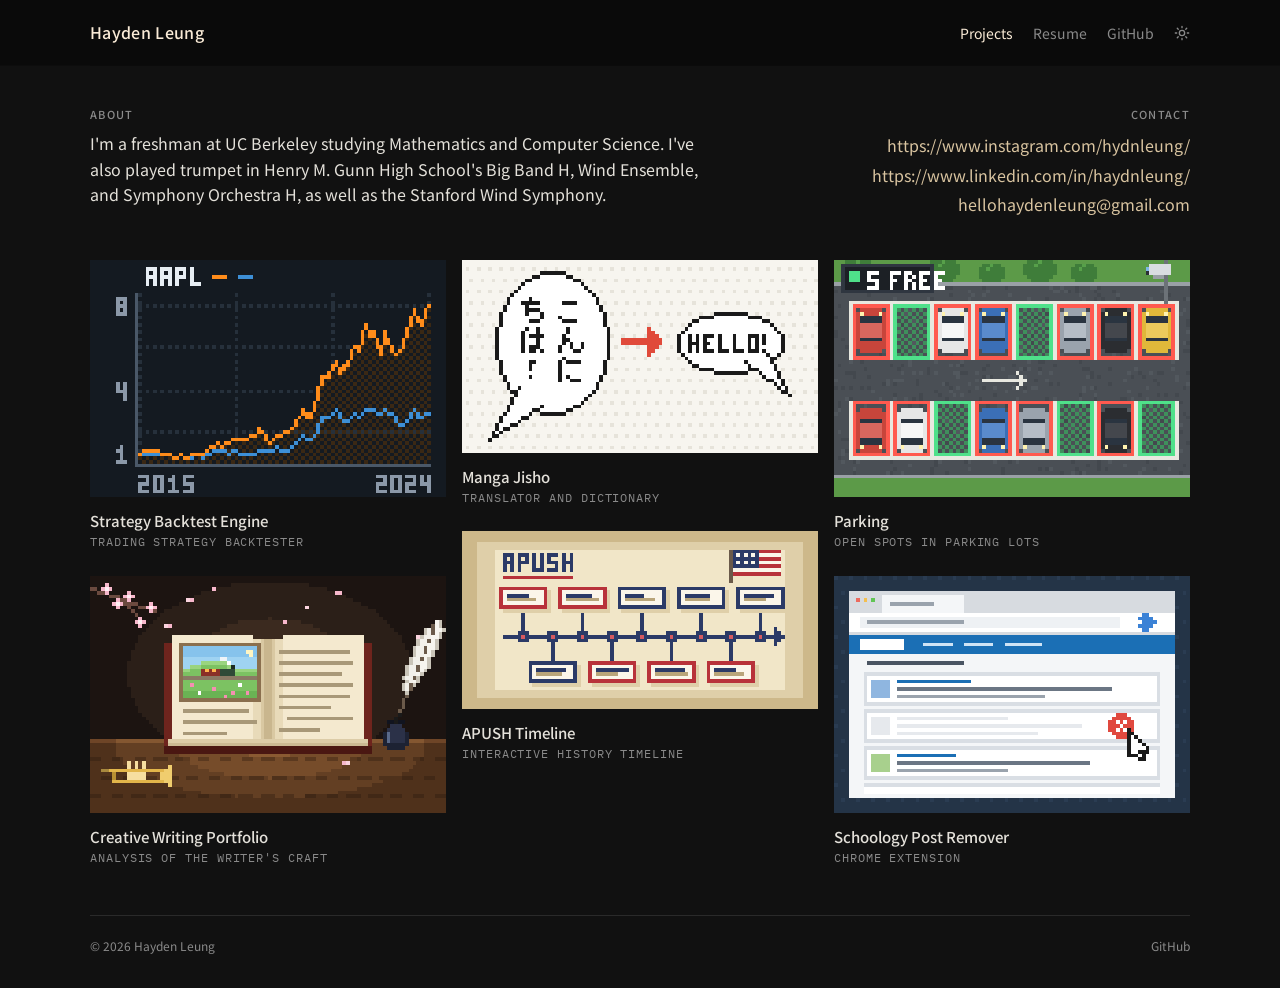
<file: index.html>
<!DOCTYPE html>
<html lang="en">
<head>
    <!-- Google tag (gtag.js) -->
    <script async src="https://www.googletagmanager.com/gtag/js?id=G-VFBNGMJBXG"></script>
    <script>
      window.dataLayer = window.dataLayer || [];
      function gtag(){dataLayer.push(arguments);}
      gtag('js', new Date());

      gtag('config', 'G-VFBNGMJBXG');
    </script>
    <meta charset="UTF-8">
    <meta name="viewport" content="width=device-width, initial-scale=1.0">
    <title>Hayden Leung</title>
    <meta name="title" content="Hayden Leung">
    <meta name="description" content="Hayden Leung, UC Berkeley freshman. Projects, writing, and other things I've built.">
    <link rel="apple-touch-icon" sizes="180x180" href="media/apple-touch-icon.png">
    <link rel="icon" type="image/png" sizes="32x32" href="media/favicon-32x32.png">
    <link rel="icon" type="image/png" sizes="16x16" href="media/favicon-16x16.png">
    <link rel="stylesheet" href="style.css">
    <script src="theme.js"></script>
    <script src="projects.js" defer></script>
</head>
<body>
    <header class="header">
        <a class="header-object header-first" href="./">Hayden Leung</a>
        <nav class="nav">
            <a href="./" aria-current="page">Projects</a>
            <a href="pages/resume">Resume</a>
            <a href="https://github.com/SilentzYo">GitHub</a>
        </nav>
    </header>
    <hr>

    <section class="body">
        <div class="about">
            <h1>About</h1>
            <p class="body-text">I'm a freshman at UC Berkeley studying Mathematics and Computer Science. I've also played trumpet in Henry M. Gunn High School's Big Band H, Wind Ensemble, and Symphony Orchestra H, as well as the Stanford Wind Symphony.</p>
        </div>
        <div class="experiences">
            <h1>Contact</h1>
            <ul class="contact-links body-text">
                <li><a class="text-link" href="https://www.instagram.com/hydnleung/">https://www.instagram.com/hydnleung/</a></li>
                <li><a class="text-link" href="https://www.linkedin.com/in/haydnleung/">https://www.linkedin.com/in/haydnleung/</a></li>
                <li><a class="text-link" href="mailto:hellohaydenleung@gmail.com">hellohaydenleung@gmail.com</a></li>
            </ul>
        </div>
    </section>

    <main class="projects-grid">
        <a class="project" href="pages/backtest">
            <img class="image pixelated" src="media/backtest-cover.png" alt="Pixel art chart of a moving-average crossover strategy versus buy and hold on AAPL">
            <div class="title">
                <h1>Strategy Backtest Engine</h1>
                <h2>Trading Strategy Backtester</h2>
            </div>
        </a>

        <a class="project" href="pages/mangajisho">
            <img class="image pixelated" src="media/mangajisho-cover.png" alt="Pixel art speech bubble reading こんにちは！ translated into a bubble reading HELLO!">
            <div class="title">
                <h1>Manga Jisho</h1>
                <h2>Translator and Dictionary</h2>
            </div>
        </a>

        <a class="project" href="pages/parking">
            <img class="image pixelated" src="media/parking-cover.png" alt="Pixel art parking lot with cars boxed in red and free spots highlighted in green">
            <div class="title">
                <h1>Parking</h1>
                <h2>Open Spots in Parking Lots</h2>
            </div>
        </a>

        <a class="project" href="pages/crwrit">
            <img class="image pixelated" src="media/crwrit-portfolio.png" alt="Pixel art of an open book, a quill in an inkwell, a trumpet, and cherry blossoms">
            <div class="title">
                <h1>Creative Writing Portfolio</h1>
                <h2>Analysis of the Writer's Craft</h2>
            </div>
        </a>

        <a class="project" href="pages/apush">
            <img class="image pixelated" src="media/apush-cover.png" alt="Pixel art timeline of the nine AP U.S. History periods with event cards above and below the line, with an American flag">
            <div class="title">
                <h1>APUSH Timeline</h1>
                <h2>Interactive History Timeline</h2>
            </div>
        </a>

        <a class="project" href="pages/schoology">
            <img class="image pixelated" src="media/schoology-cover.png" alt="Pixel art browser window with a feed where one post is blanked out and being removed">
            <div class="title">
                <h1>Schoology Post Remover</h1>
                <h2>Chrome Extension</h2>
            </div>
        </a>
    </main>

    <footer>
        <div class="footer-object">&copy; 2026 Hayden Leung</div>
        <div class="footer-object footer-links">
            <a href="https://github.com/SilentzYo">GitHub</a>
        </div>
    </footer>
</body>
</html>
</file>
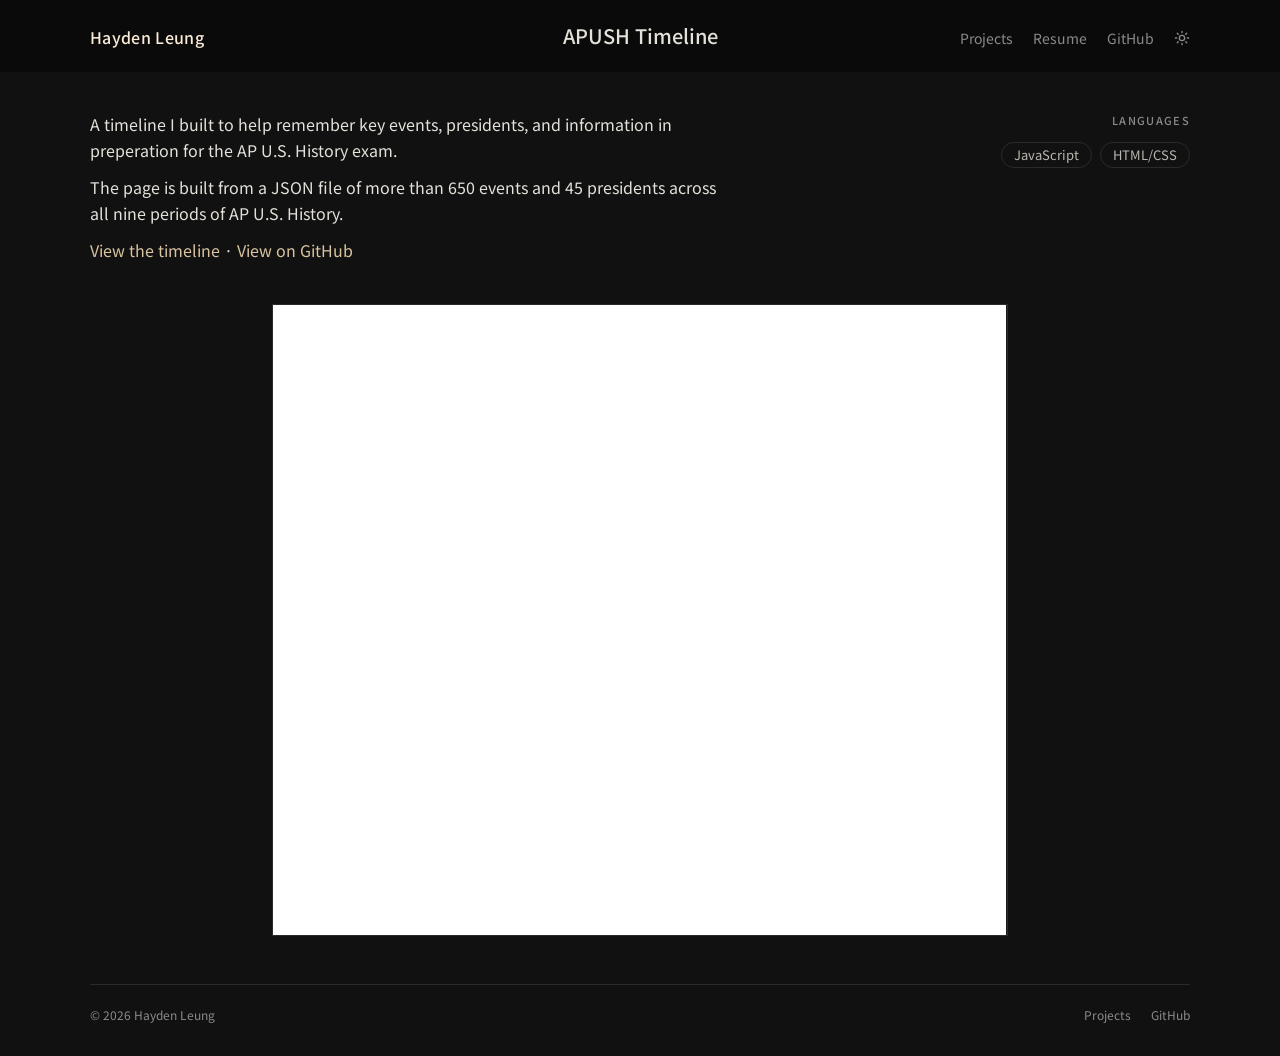
<file: pages/apush.html>
<!DOCTYPE html>
<html lang="en">
<head>
    <!-- Google tag (gtag.js) -->
    <script async src="https://www.googletagmanager.com/gtag/js?id=G-VFBNGMJBXG"></script>
    <script>
      window.dataLayer = window.dataLayer || [];
      function gtag(){dataLayer.push(arguments);}
      gtag('js', new Date());

      gtag('config', 'G-VFBNGMJBXG');
    </script>
    <meta charset="UTF-8">
    <meta name="viewport" content="width=device-width, initial-scale=1.0">
    <title>APUSH Timeline | Hayden Leung</title>
    <meta name="title" content="APUSH Timeline - Interactive History Timeline">
    <meta name="description" content="An interactive timeline for AP U.S. History covering all nine periods, with events grouped under the president in office.">
    <link rel="apple-touch-icon" sizes="180x180" href="../media/apple-touch-icon.png">
    <link rel="icon" type="image/png" sizes="32x32" href="../media/favicon-32x32.png">
    <link rel="icon" type="image/png" sizes="16x16" href="../media/favicon-16x16.png">
    <link rel="stylesheet" href="../style.css">
    <script src="../theme.js"></script>
</head>
<body>
    <header class="header header-centered">
        <a class="header-object header-first" href="../">Hayden Leung</a>
        <h1 class="header-title">APUSH Timeline</h1>
        <nav class="nav">
            <a href="../">Projects</a>
            <a href="resume">Resume</a>
            <a href="https://github.com/SilentzYo">GitHub</a>
        </nav>
    </header>
    <hr>

    <section class="body">
        <div class="about">
            <p class="body-text">A timeline I built to help remember key events, presidents, and information in preperation for the AP U.S. History exam.</p>
            <p class="body-text">The page is built from a JSON file of more than 650 events and 45 presidents across all nine periods of AP U.S. History.</p>
            <p class="body-text"><a class="text-link" href="https://www.haydenleung.dev/APUSH-Timeline/">View the timeline</a> &middot; <a class="text-link" href="https://github.com/SilentzYo/APUSH-Timeline">View on GitHub</a></p>
        </div>
        <div class="experiences project-meta">
            <div>
                <h2 class="section-label">Languages</h2>
                <ul class="tag-list">
                    <li>JavaScript</li>
                    <li>HTML/CSS</li>
                </ul>
            </div>
        </div>
    </section>

    <main class="showcase">
        <iframe class="embed" src="https://www.haydenleung.dev/APUSH-Timeline/" title="APUSH Timeline" loading="lazy"></iframe>
    </main>

    <footer>
        <div class="footer-object">&copy; 2026 Hayden Leung</div>
        <div class="footer-object footer-links">
            <a href="../">Projects</a>
            <a href="https://github.com/SilentzYo">GitHub</a>
        </div>
    </footer>
</body>
</html>
</file>
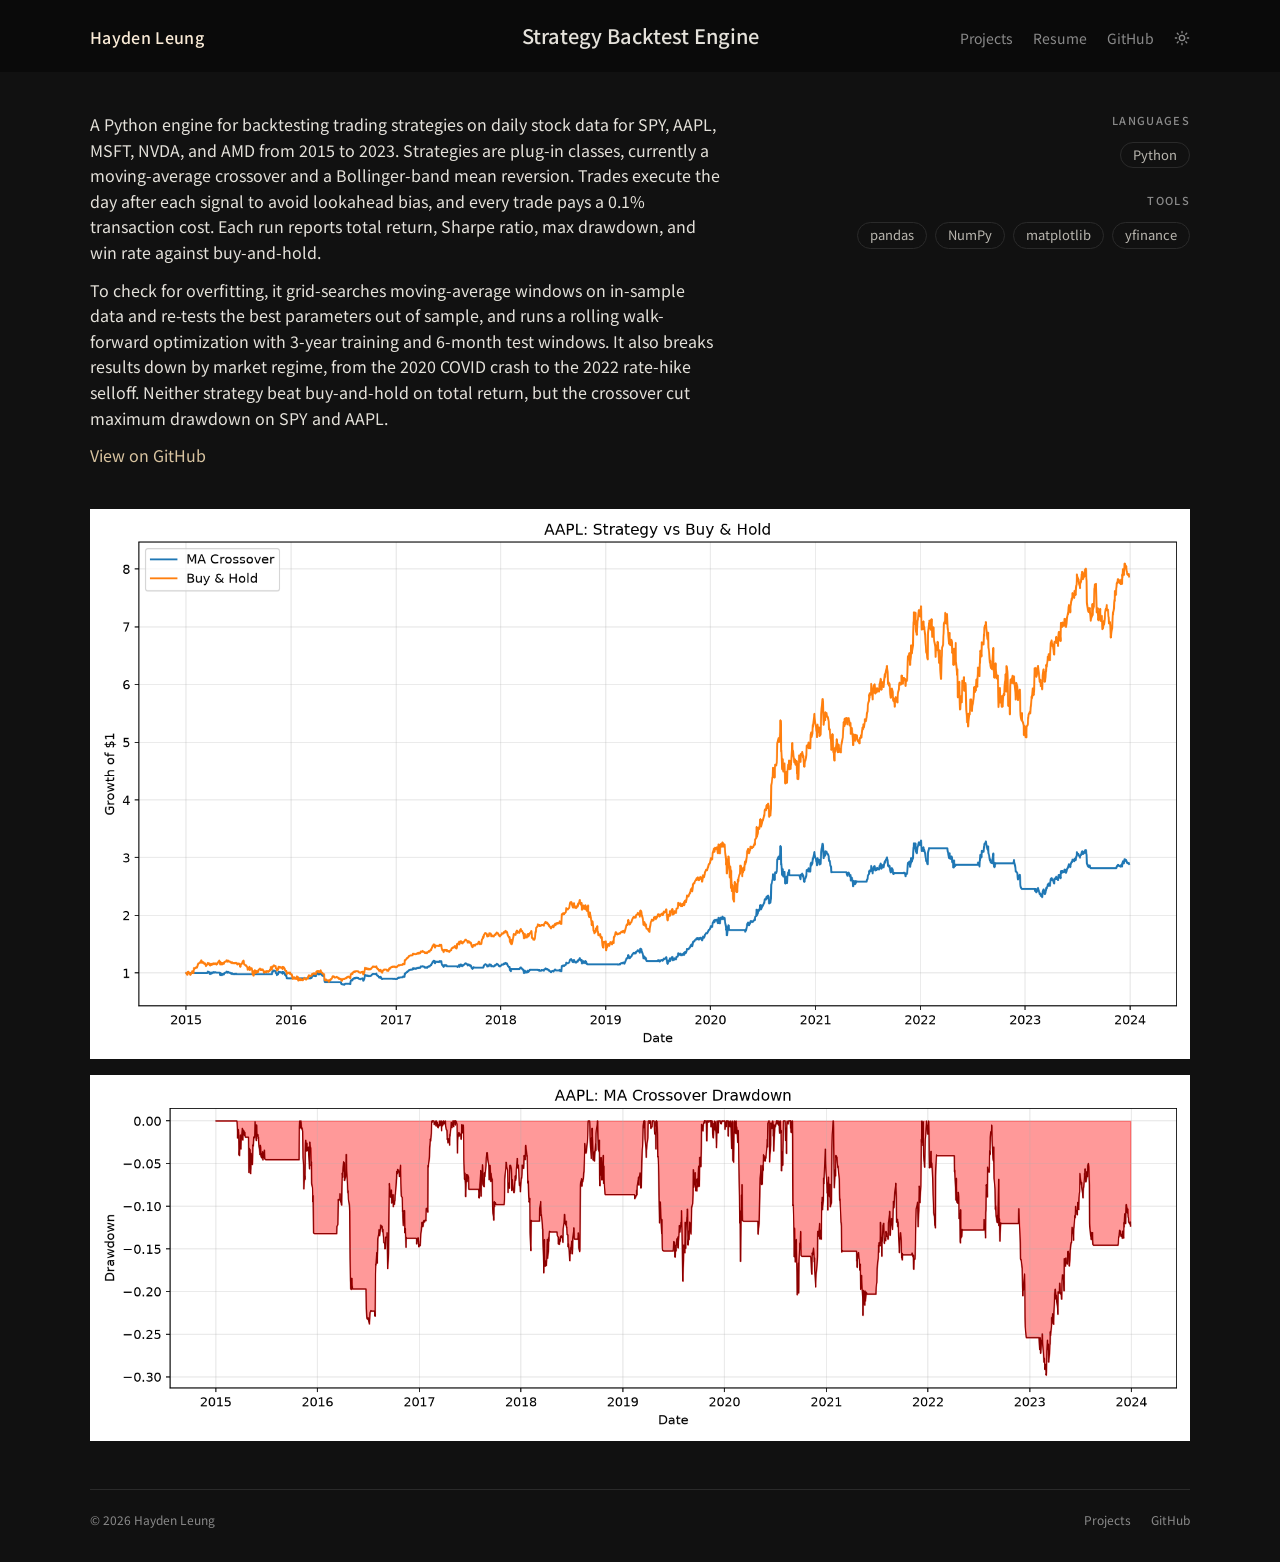
<file: pages/backtest.html>
<!DOCTYPE html>
<html lang="en">
<head>
    <!-- Google tag (gtag.js) -->
    <script async src="https://www.googletagmanager.com/gtag/js?id=G-VFBNGMJBXG"></script>
    <script>
      window.dataLayer = window.dataLayer || [];
      function gtag(){dataLayer.push(arguments);}
      gtag('js', new Date());

      gtag('config', 'G-VFBNGMJBXG');
    </script>
    <meta charset="UTF-8">
    <meta name="viewport" content="width=device-width, initial-scale=1.0">
    <title>Strategy Backtest Engine | Hayden Leung</title>
    <meta name="title" content="Strategy Backtest Engine - Trading Strategy Backtester">
    <meta name="description" content="A Python engine for backtesting trading strategies on daily stock data, with walk-forward optimization and overfitting tests.">
    <link rel="apple-touch-icon" sizes="180x180" href="../media/apple-touch-icon.png">
    <link rel="icon" type="image/png" sizes="32x32" href="../media/favicon-32x32.png">
    <link rel="icon" type="image/png" sizes="16x16" href="../media/favicon-16x16.png">
    <link rel="stylesheet" href="../style.css">
    <script src="../theme.js"></script>
</head>
<body>
    <header class="header header-centered">
        <a class="header-object header-first" href="../">Hayden Leung</a>
        <h1 class="header-title">Strategy Backtest Engine</h1>
        <nav class="nav">
            <a href="../">Projects</a>
            <a href="resume">Resume</a>
            <a href="https://github.com/SilentzYo">GitHub</a>
        </nav>
    </header>
    <hr>

    <section class="body">
        <div class="about">
            <p class="body-text">A Python engine for backtesting trading strategies on daily stock data for SPY, AAPL, MSFT, NVDA, and AMD from 2015 to 2023. Strategies are plug-in classes, currently a moving-average crossover and a Bollinger-band mean reversion. Trades execute the day after each signal to avoid lookahead bias, and every trade pays a 0.1% transaction cost. Each run reports total return, Sharpe ratio, max drawdown, and win rate against buy-and-hold.</p>
            <p class="body-text">To check for overfitting, it grid-searches moving-average windows on in-sample data and re-tests the best parameters out of sample, and runs a rolling walk-forward optimization with 3-year training and 6-month test windows. It also breaks results down by market regime, from the 2020 COVID crash to the 2022 rate-hike selloff. Neither strategy beat buy-and-hold on total return, but the crossover cut maximum drawdown on SPY and AAPL.</p>
            <p class="body-text"><a class="text-link" href="https://github.com/SilentzYo/strategy-backtest-engine">View on GitHub</a></p>
        </div>
        <div class="experiences project-meta">
            <div>
                <h2 class="section-label">Languages</h2>
                <ul class="tag-list">
                    <li>Python</li>
                </ul>
            </div>
            <div>
                <h2 class="section-label">Tools</h2>
                <ul class="tag-list">
                    <li>pandas</li>
                    <li>NumPy</li>
                    <li>matplotlib</li>
                    <li>yfinance</li>
                </ul>
            </div>
        </div>
    </section>

    <main class="showcase">
        <img class="image" src="../media/backtest-equity-curve.png" alt="AAPL equity curve: moving-average crossover versus buy and hold, 2015 to 2024">
        <img class="image" src="../media/backtest-drawdown.png" alt="AAPL drawdown chart for the moving-average crossover strategy">
    </main>

    <footer>
        <div class="footer-object">&copy; 2026 Hayden Leung</div>
        <div class="footer-object footer-links">
            <a href="../">Projects</a>
            <a href="https://github.com/SilentzYo">GitHub</a>
        </div>
    </footer>
</body>
</html>
</file>
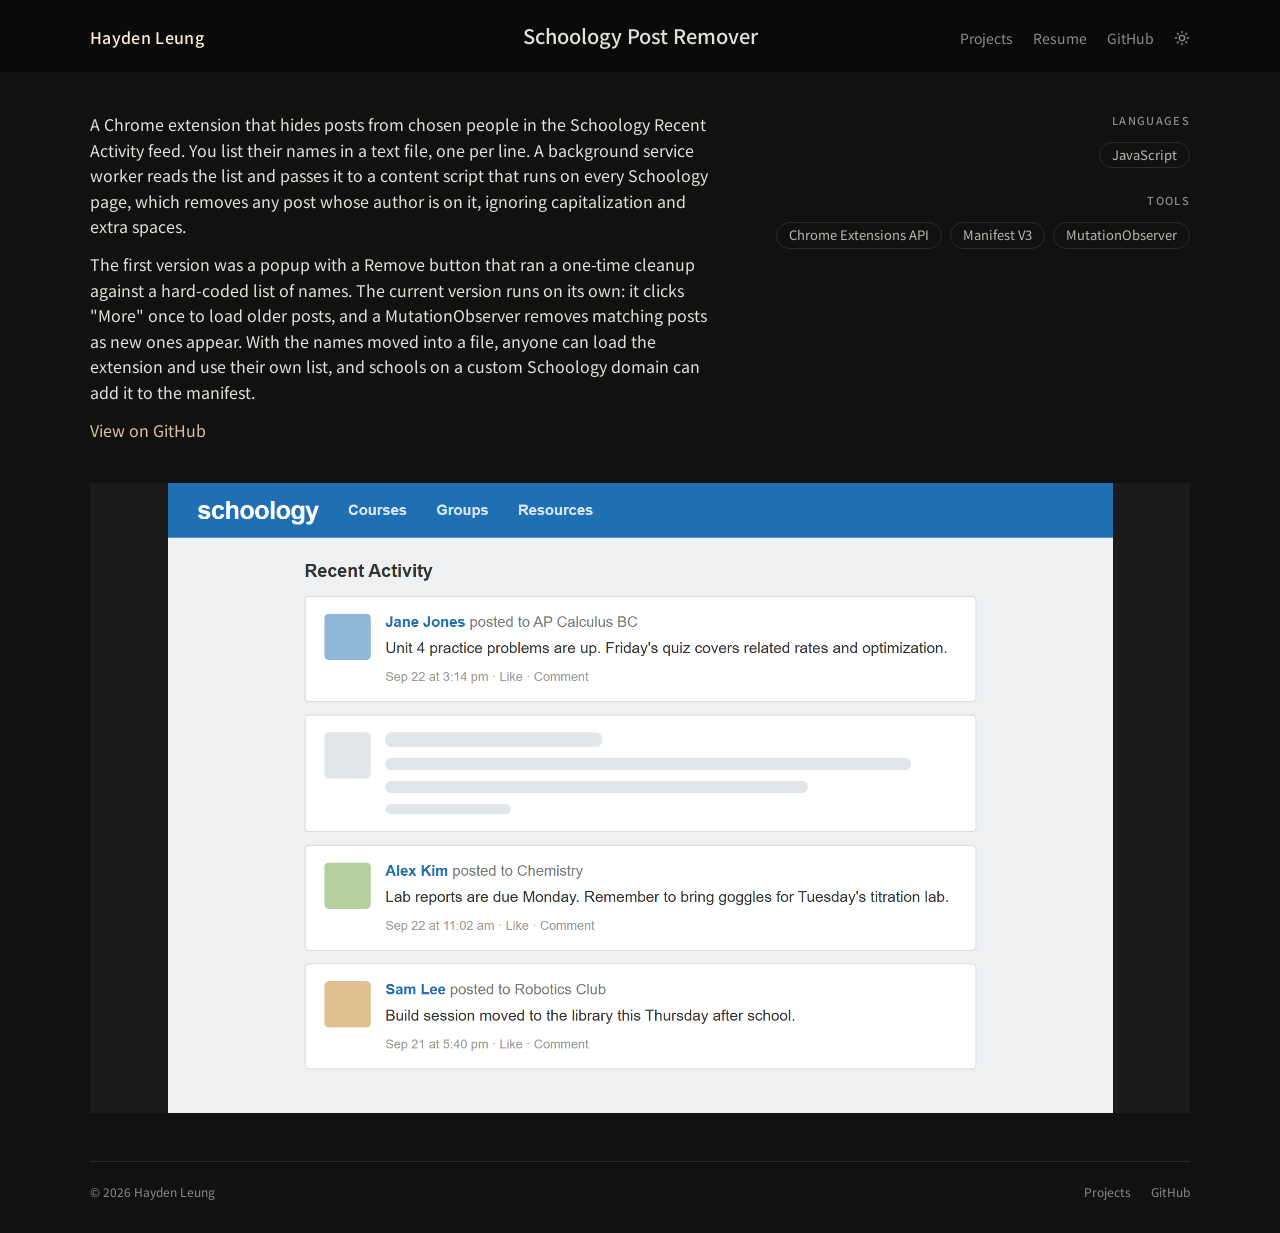
<file: pages/schoology.html>
<!DOCTYPE html>
<html lang="en">
<head>
    <!-- Google tag (gtag.js) -->
    <script async src="https://www.googletagmanager.com/gtag/js?id=G-VFBNGMJBXG"></script>
    <script>
      window.dataLayer = window.dataLayer || [];
      function gtag(){dataLayer.push(arguments);}
      gtag('js', new Date());

      gtag('config', 'G-VFBNGMJBXG');
    </script>
    <meta charset="UTF-8">
    <meta name="viewport" content="width=device-width, initial-scale=1.0">
    <title>Schoology Post Remover | Hayden Leung</title>
    <meta name="title" content="Schoology Post Remover - Chrome Extension">
    <meta name="description" content="A Chrome extension that automatically hides posts from chosen people in the Schoology Recent Activity feed.">
    <link rel="apple-touch-icon" sizes="180x180" href="../media/apple-touch-icon.png">
    <link rel="icon" type="image/png" sizes="32x32" href="../media/favicon-32x32.png">
    <link rel="icon" type="image/png" sizes="16x16" href="../media/favicon-16x16.png">
    <link rel="stylesheet" href="../style.css">
    <script src="../theme.js"></script>
</head>
<body>
    <header class="header header-centered">
        <a class="header-object header-first" href="../">Hayden Leung</a>
        <h1 class="header-title">Schoology Post Remover</h1>
        <nav class="nav">
            <a href="../">Projects</a>
            <a href="resume">Resume</a>
            <a href="https://github.com/SilentzYo">GitHub</a>
        </nav>
    </header>
    <hr>

    <section class="body">
        <div class="about">
            <p class="body-text">A Chrome extension that hides posts from chosen people in the Schoology Recent Activity feed. You list their names in a text file, one per line. A background service worker reads the list and passes it to a content script that runs on every Schoology page, which removes any post whose author is on it, ignoring capitalization and extra spaces.</p>
            <p class="body-text">The first version was a popup with a Remove button that ran a one-time cleanup against a hard-coded list of names. The current version runs on its own: it clicks "More" once to load older posts, and a MutationObserver removes matching posts as new ones appear. With the names moved into a file, anyone can load the extension and use their own list, and schools on a custom Schoology domain can add it to the manifest.</p>
            <p class="body-text"><a class="text-link" href="https://github.com/SilentzYo/Schoology-Post-Remover">View on GitHub</a></p>
        </div>
        <div class="experiences project-meta">
            <div>
                <h2 class="section-label">Languages</h2>
                <ul class="tag-list">
                    <li>JavaScript</li>
                </ul>
            </div>
            <div>
                <h2 class="section-label">Tools</h2>
                <ul class="tag-list">
                    <li>Chrome Extensions API</li>
                    <li>Manifest V3</li>
                    <li>MutationObserver</li>
                </ul>
            </div>
        </div>
    </section>

    <main class="showcase">
        <img class="image" src="../media/schoology-feed.png" alt="Schoology Recent Activity feed with one post blanked out">
    </main>

    <footer>
        <div class="footer-object">&copy; 2026 Hayden Leung</div>
        <div class="footer-object footer-links">
            <a href="../">Projects</a>
            <a href="https://github.com/SilentzYo">GitHub</a>
        </div>
    </footer>
</body>
</html>
</file>
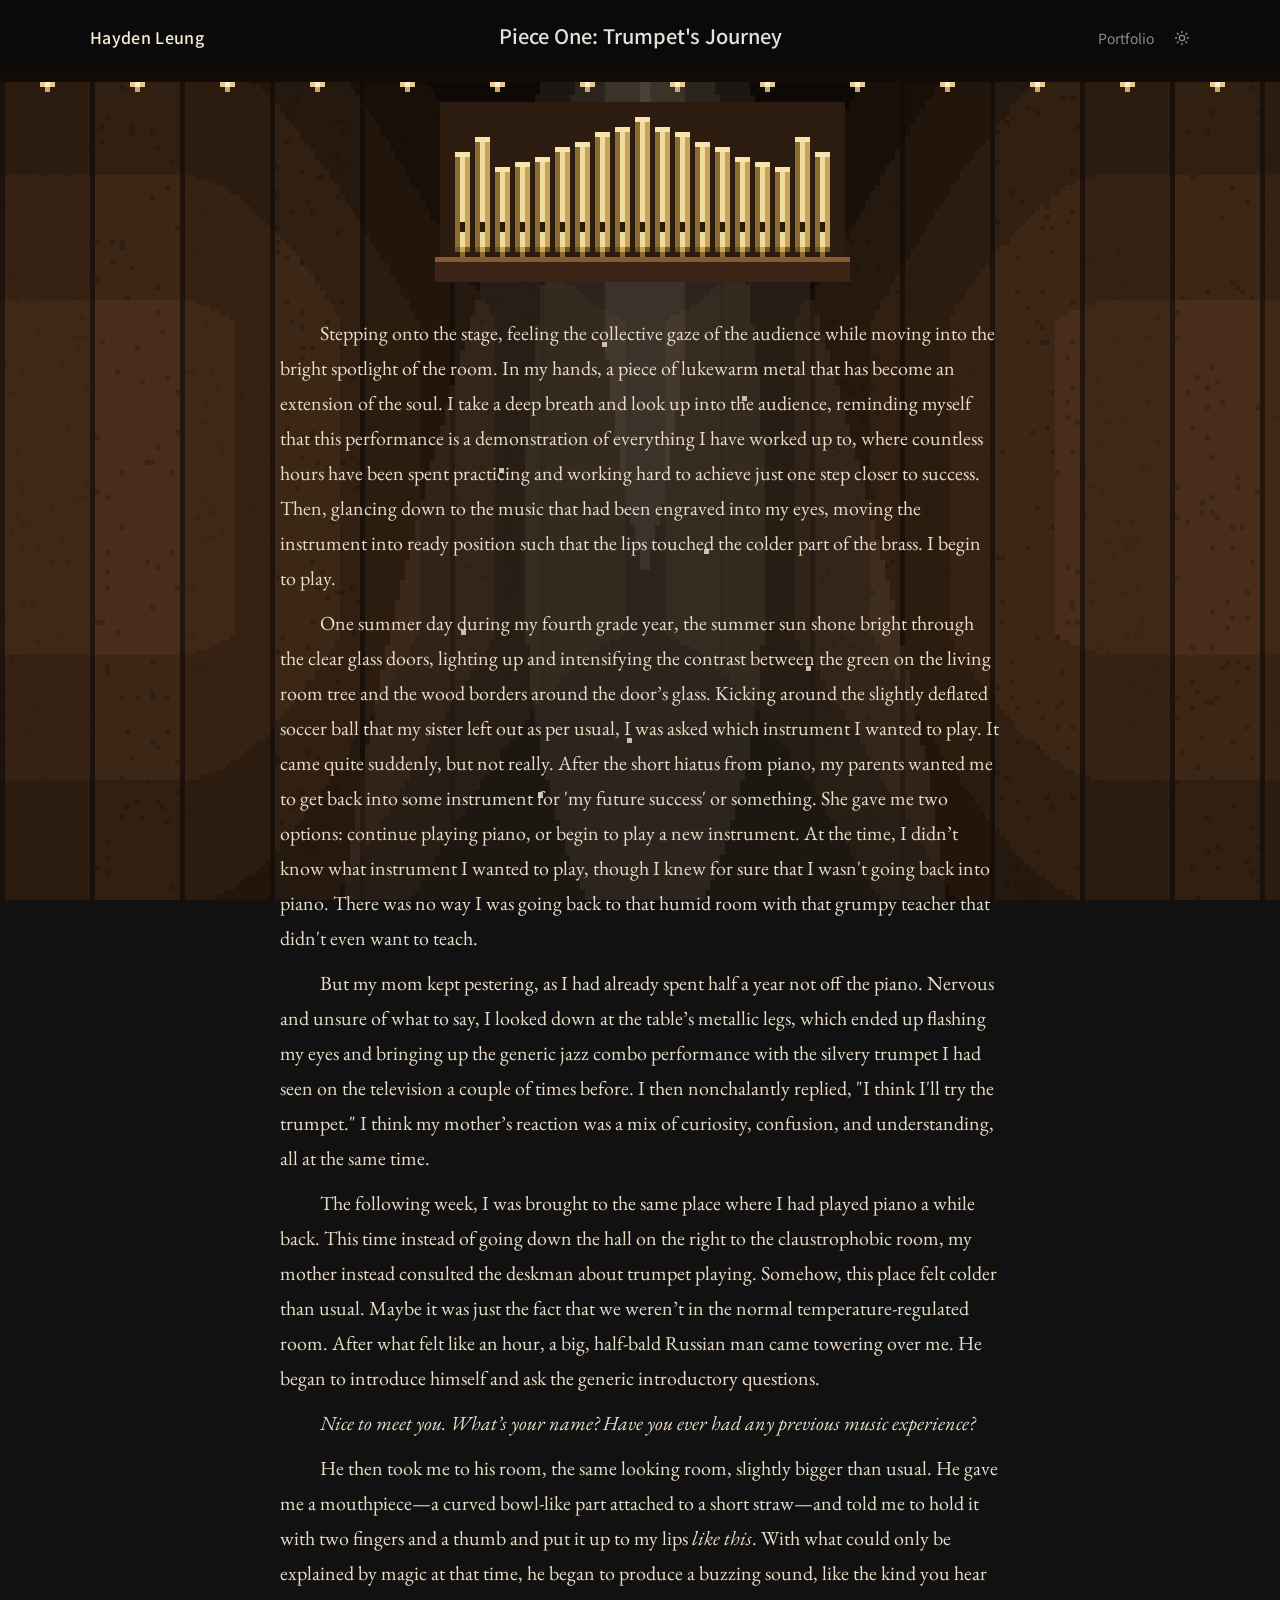
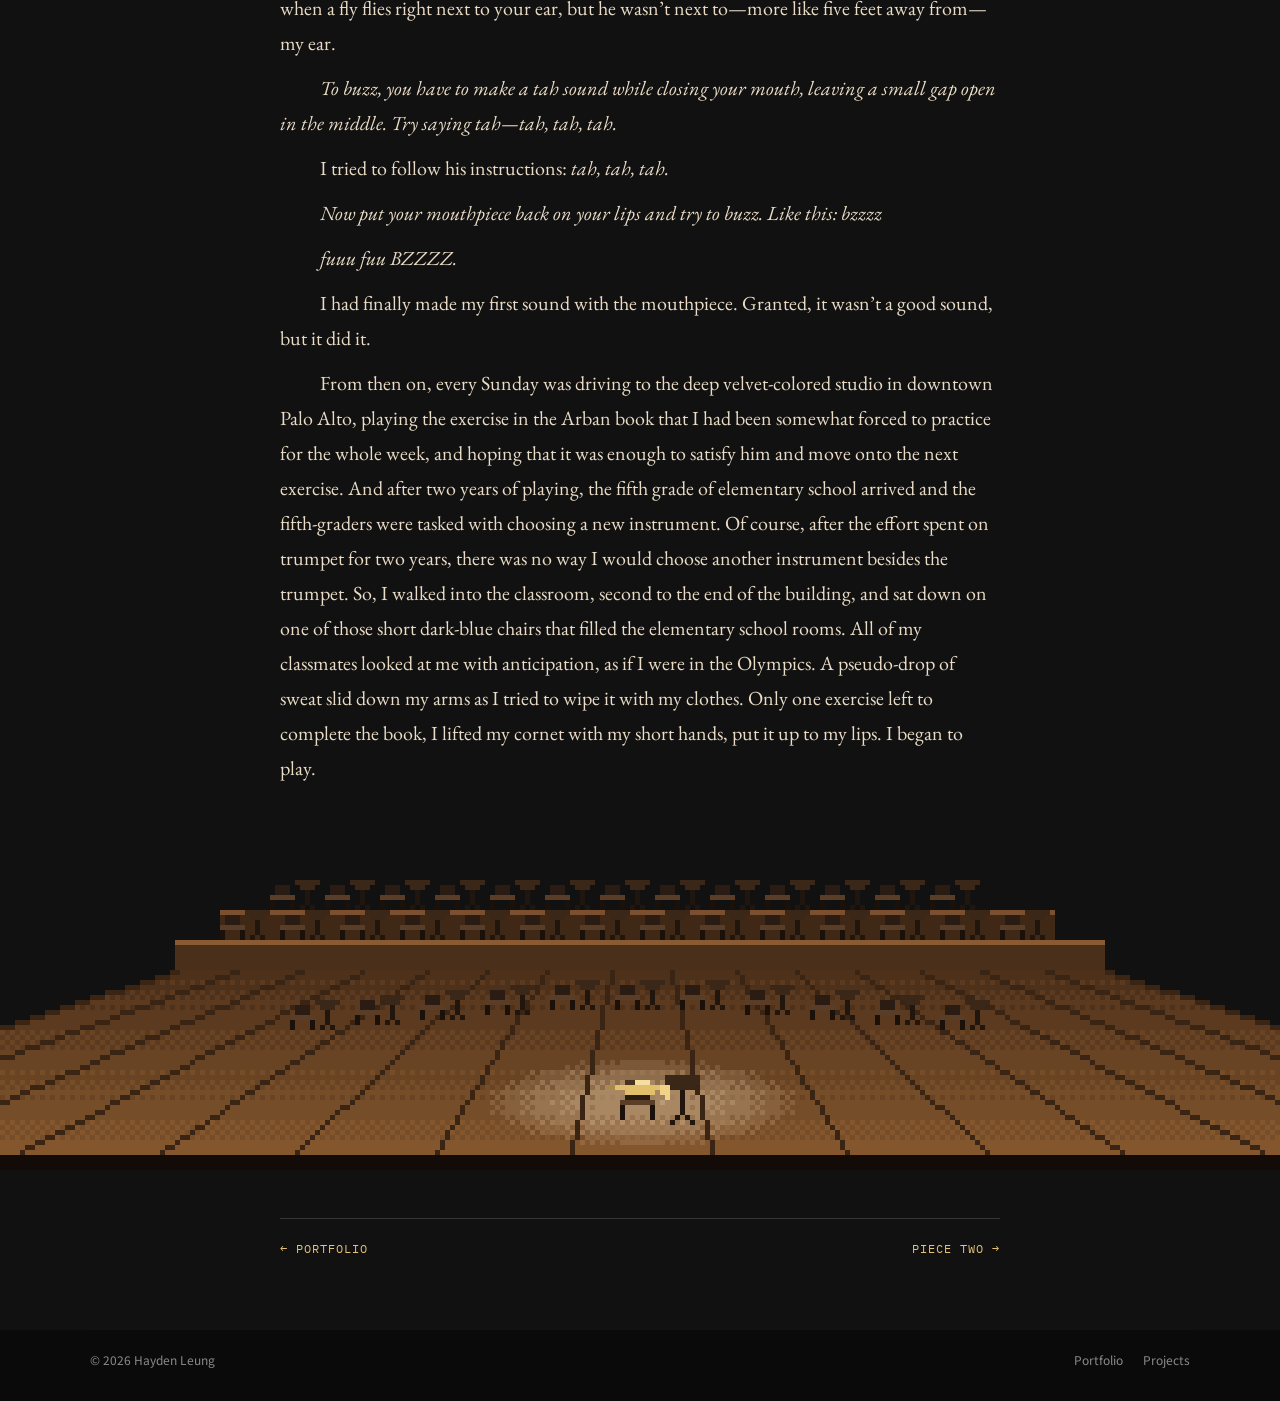
<file: pages/crwrit/pieceone.html>
<!DOCTYPE html>
<html lang="en">
<head>
    <!-- Google tag (gtag.js) -->
    <script async src="https://www.googletagmanager.com/gtag/js?id=G-VFBNGMJBXG"></script>
    <script>
      window.dataLayer = window.dataLayer || [];
      function gtag(){dataLayer.push(arguments);}
      gtag('js', new Date());

      gtag('config', 'G-VFBNGMJBXG');
    </script>
    <meta charset="UTF-8">
    <meta name="viewport" content="width=device-width, initial-scale=1.0">
    <title>Trumpet's Journey | Hayden Leung</title>
    <meta name="title" content="Piece One: Trumpet's Journey">
    <meta name="description" content="First creative piece for Creative Writing class.">
    <link rel="apple-touch-icon" sizes="180x180" href="../../media/apple-touch-icon.png">
    <link rel="icon" type="image/png" sizes="32x32" href="../../media/favicon-32x32.png">
    <link rel="icon" type="image/png" sizes="16x16" href="../../media/favicon-16x16.png">
    <link rel="preconnect" href="https://fonts.googleapis.com">
    <link rel="preconnect" href="https://fonts.gstatic.com" crossorigin>
    <link rel="stylesheet" href="https://fonts.googleapis.com/css2?family=EB+Garamond:ital,wght@0,400;0,500;1,400&display=swap">
    <link rel="stylesheet" href="../../style.css">
    <link rel="stylesheet" href="pieces.css">
    <script src="../../theme.js"></script>
    <script src="stage.js" defer></script>
</head>
<body class="piece piece-stage">
    <header class="header header-centered">
        <a class="header-object header-first" href="../../">Hayden Leung</a>
        <h1 class="header-title">Piece One: Trumpet's Journey</h1>
        <nav class="nav">
            <a href="../crwrit">Portfolio</a>
        </nav>
    </header>
    <hr>

    <div class="scene" id="stage-scene" aria-hidden="true">
        <div class="stage-motes">
            <i style="--x: 44%; --y: 18%; --d: 9s; --delay: -2s; --dx: 14px"></i>
            <i style="--x: 52%; --y: 26%; --d: 12s; --delay: -7s; --dx: -10px"></i>
            <i style="--x: 47%; --y: 38%; --d: 10s; --delay: -4s; --dx: 18px"></i>
            <i style="--x: 58%; --y: 44%; --d: 14s; --delay: -1s; --dx: -16px"></i>
            <i style="--x: 39%; --y: 52%; --d: 11s; --delay: -9s; --dx: 12px"></i>
            <i style="--x: 55%; --y: 61%; --d: 13s; --delay: -5s; --dx: -12px"></i>
            <i style="--x: 36%; --y: 70%; --d: 10s; --delay: -3s; --dx: 20px"></i>
            <i style="--x: 63%; --y: 74%; --d: 12s; --delay: -8s; --dx: -18px"></i>
            <i style="--x: 49%; --y: 82%; --d: 15s; --delay: -6s; --dx: 10px"></i>
            <i style="--x: 42%; --y: 88%; --d: 9s; --delay: -1s; --dx: -14px"></i>
        </div>
    </div>
    <div class="pixel-strip" id="hall-band" aria-hidden="true"></div>

    <main class="piece-main">
        <div class="piece-card">
            <article class="piece-text">
                <p>Stepping onto the stage, feeling the collective gaze of the audience while moving into the bright spotlight of the room. In my hands, a piece of lukewarm metal that has become an extension of the soul. I take a deep breath and look up into the audience, reminding myself that this performance is a demonstration of everything I have worked up to, where countless hours have been spent practicing and working hard to achieve just one step closer to success. Then, glancing down to the music that had been engraved into my eyes, moving the instrument into ready position such that the lips touched the colder part of the brass. I begin to play.</p>
                <p>One summer day during my fourth grade year, the summer sun shone bright through the clear glass doors, lighting up and intensifying the contrast between the green on the living room tree and the wood borders around the door’s glass. Kicking around the slightly deflated soccer ball that my sister left out as per usual, I was asked which instrument I wanted to play. It came quite suddenly, but not really. After the short hiatus from piano, my parents wanted me to get back into some instrument for 'my future success' or something. She gave me two options: continue playing piano, or begin to play a new instrument. At the time, I didn’t know what instrument I wanted to play, though I knew for sure that I wasn't going back into piano. There was no way I was going back to that humid room with that grumpy teacher that didn't even want to teach.</p>
                <p>But my mom kept pestering, as I had already spent half a year not off the piano. Nervous and unsure of what to say, I looked down at the table’s metallic legs, which ended up flashing my eyes and bringing up the generic jazz combo performance with the silvery trumpet I had seen on the television a couple of times before. I then nonchalantly replied, "I think I'll try the trumpet." I think my mother’s reaction was a mix of curiosity, confusion, and understanding, all at the same time.</p>
                <p>The following week, I was brought to the same place where I had played piano a while back. This time instead of going down the hall on the right to the claustrophobic room, my mother instead consulted the deskman about trumpet playing. Somehow, this place felt colder than usual. Maybe it was just the fact that we weren’t in the normal temperature-regulated room. After what felt like an hour, a big, half-bald Russian man came towering over me. He began to introduce himself and ask the generic introductory questions.</p>
                <p><i>Nice to meet you. What’s your name? Have you ever had any previous music experience?</i></p>
                <p>He then took me to his room, the same looking room, slightly bigger than usual. He gave me a mouthpiece—a curved bowl-like part attached to a short straw—and told me to hold it with two fingers and a thumb and put it up to my lips <i>like this</i>. With what could only be explained by magic at that time, he began to produce a buzzing sound, like the kind you hear when a fly flies right next to your ear, but he wasn’t next to—more like five feet away from—my ear.</p>
                <p><i>To buzz, you have to make a tah sound while closing your mouth, leaving a small gap open in the middle. Try saying tah—tah, tah, tah.</i></p>
                <p>I tried to follow his instructions: <i>tah, tah, tah.</i></p>
                <p><i>Now put your mouthpiece back on your lips and try to buzz. Like this: bzzzz</i></p>
                <p><i>fuuu fuu BZZZZ.</i></p>
                <p>I had finally made my first sound with the mouthpiece. Granted, it wasn’t a good sound, but it did it.</p>
                <p>From then on, every Sunday was driving to the deep velvet-colored studio in downtown Palo Alto, playing the exercise in the Arban book that I had been somewhat forced to practice for the whole week, and hoping that it was enough to satisfy him and move onto the next exercise. And after two years of playing, the fifth grade of elementary school arrived and the fifth-graders were tasked with choosing a new instrument. Of course, after the effort spent on trumpet for two years, there was no way I would choose another instrument besides the trumpet. So, I walked into the classroom, second to the end of the building, and sat down on one of those short dark-blue chairs that filled the elementary school rooms. All of my classmates looked at me with anticipation, as if I were in the Olympics. A pseudo-drop of sweat slid down my arms as I tried to wipe it with my clothes. Only one exercise left to complete the book, I lifted my cornet with my short hands, put it up to my lips. I began to play.</p>
            </article>
            <div class="pixel-strip stage-band" id="stage-band" aria-hidden="true"></div>
            <nav class="piece-nav" aria-label="Pieces">
                <a href="../crwrit">&larr; Portfolio</a>
                <a href="piecetwo">Piece Two &rarr;</a>
            </nav>
        </div>
    </main>

    <footer>
        <div class="footer-object">&copy; 2026 Hayden Leung</div>
        <div class="footer-object footer-links">
            <a href="../crwrit">Portfolio</a>
            <a href="../../">Projects</a>
        </div>
    </footer>
</body>
</html>
</file>
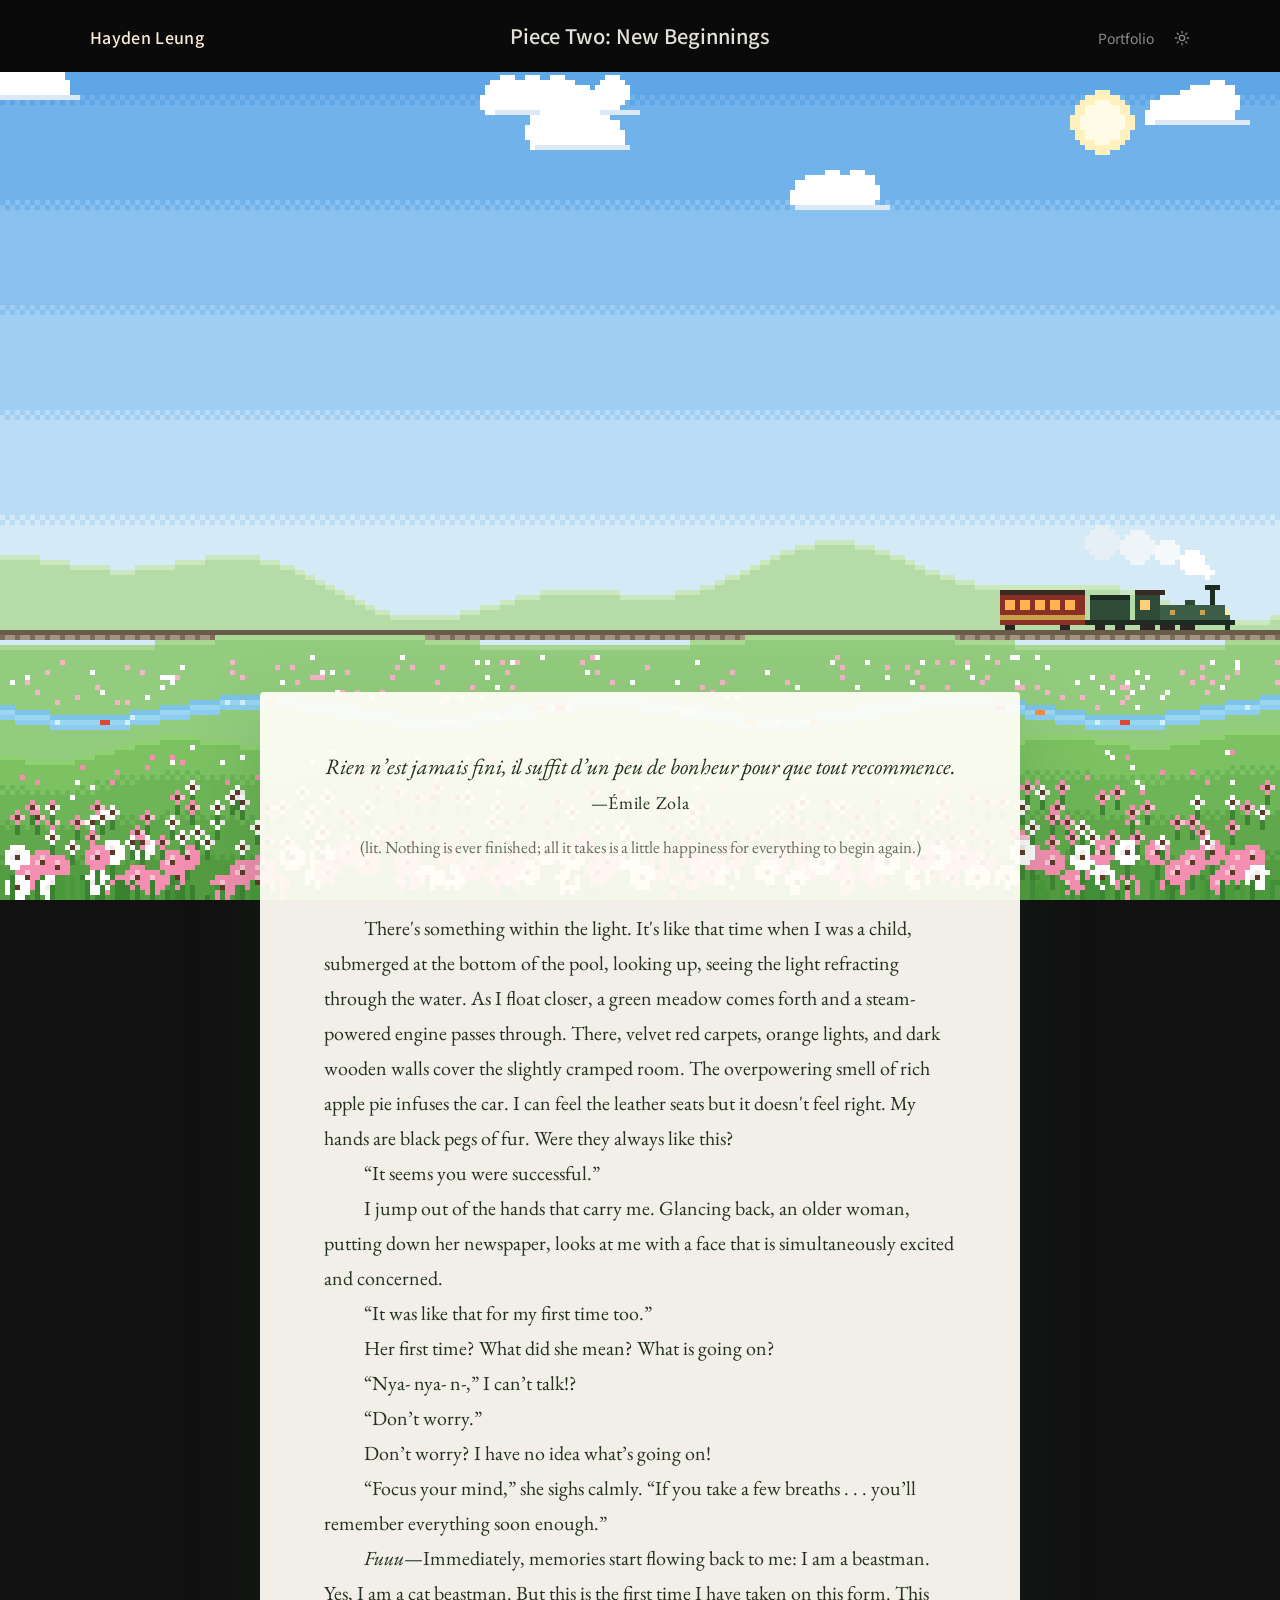
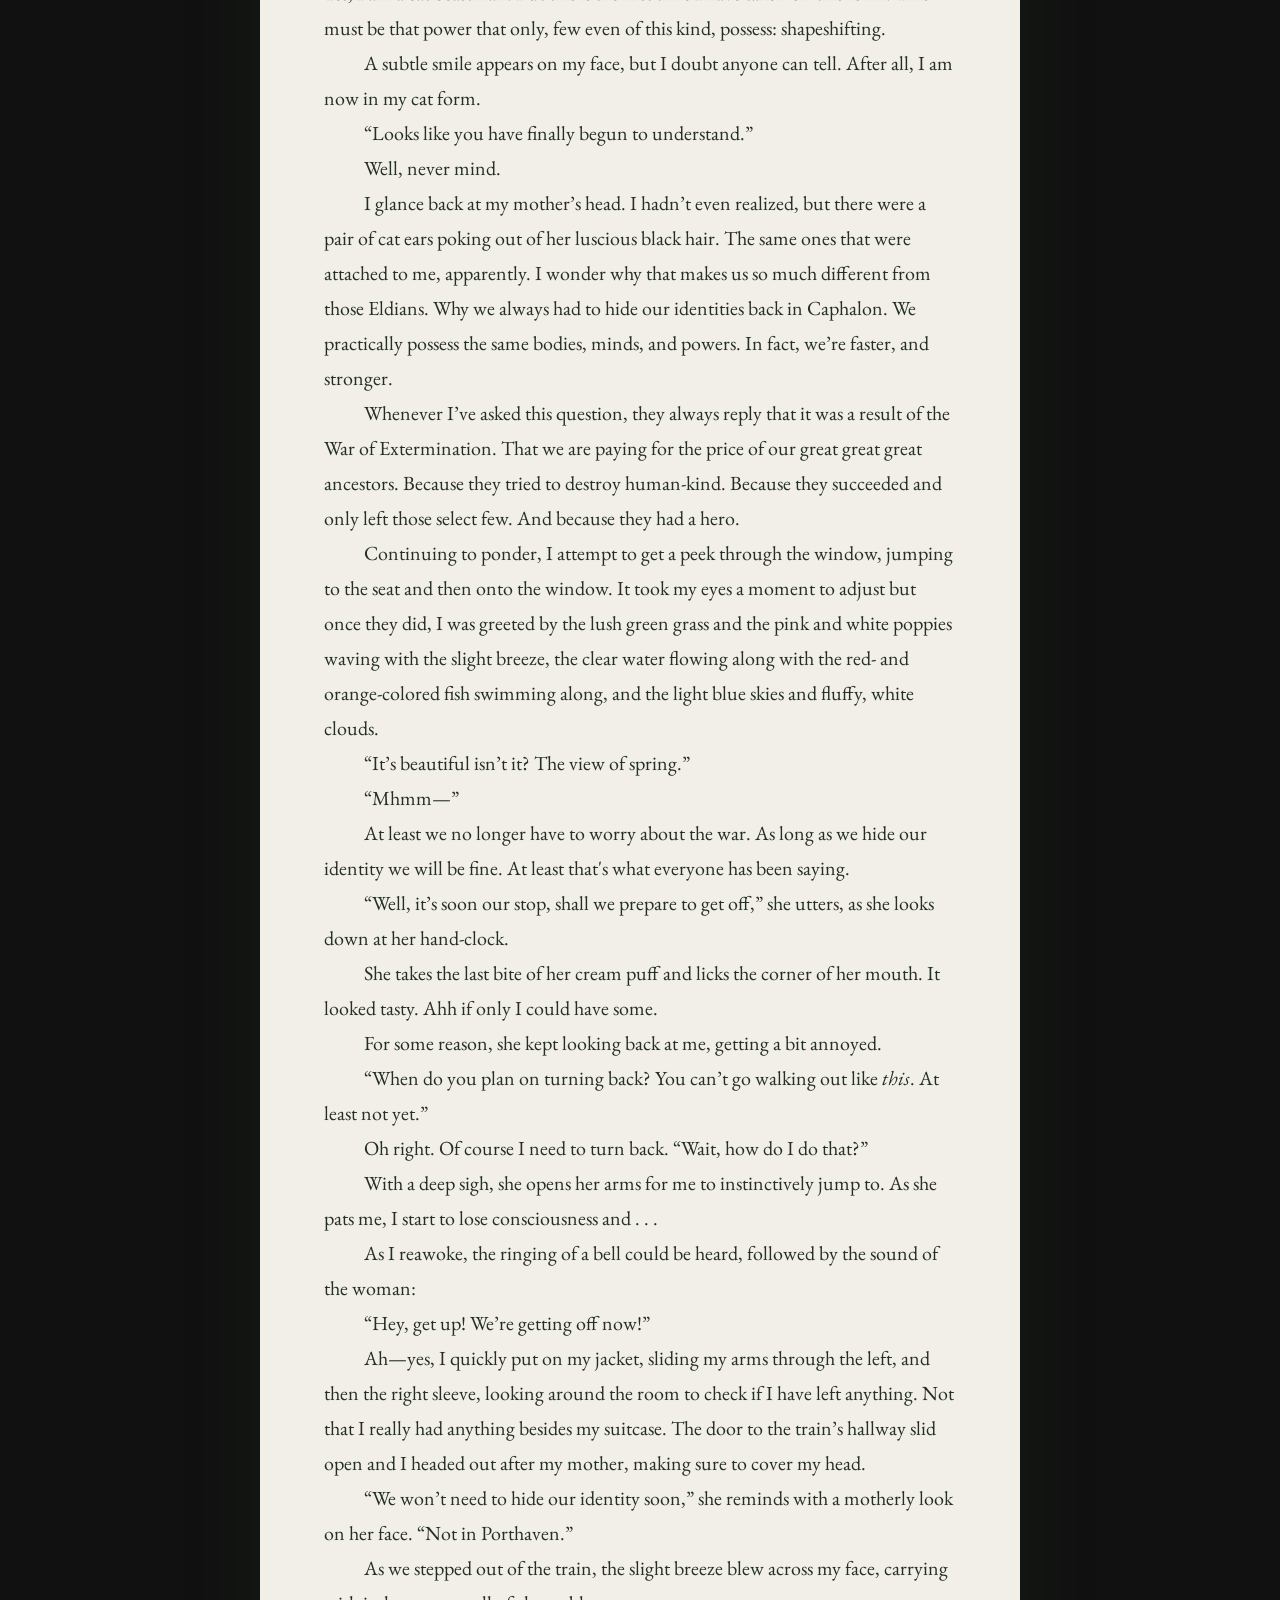
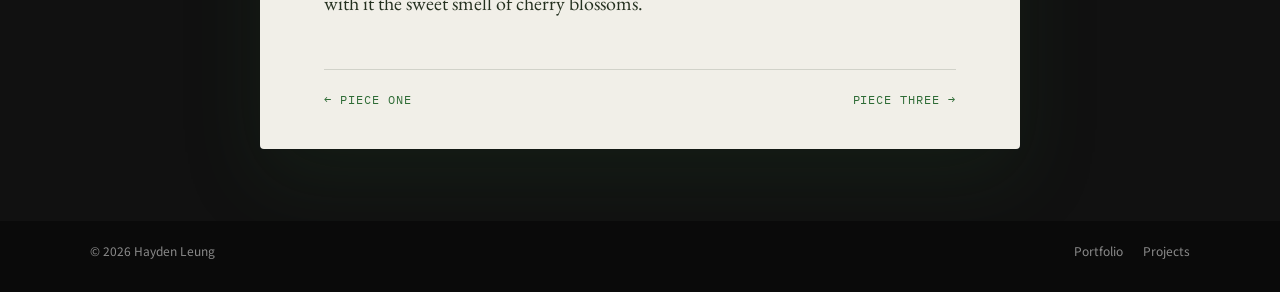
<file: pages/crwrit/piecetwo.html>
<!DOCTYPE html>
<html lang="en">
<head>
    <!-- Google tag (gtag.js) -->
    <script async src="https://www.googletagmanager.com/gtag/js?id=G-VFBNGMJBXG"></script>
    <script>
      window.dataLayer = window.dataLayer || [];
      function gtag(){dataLayer.push(arguments);}
      gtag('js', new Date());

      gtag('config', 'G-VFBNGMJBXG');
    </script>
    <meta charset="UTF-8">
    <meta name="viewport" content="width=device-width, initial-scale=1.0">
    <title>New Beginnings | Hayden Leung</title>
    <meta name="title" content="Piece Two: New Beginnings">
    <meta name="description" content="Second creative piece for Creative Writing class.">
    <link rel="apple-touch-icon" sizes="180x180" href="../../media/apple-touch-icon.png">
    <link rel="icon" type="image/png" sizes="32x32" href="../../media/favicon-32x32.png">
    <link rel="icon" type="image/png" sizes="16x16" href="../../media/favicon-16x16.png">
    <link rel="preconnect" href="https://fonts.googleapis.com">
    <link rel="preconnect" href="https://fonts.gstatic.com" crossorigin>
    <link rel="stylesheet" href="https://fonts.googleapis.com/css2?family=EB+Garamond:ital,wght@0,400;0,500;1,400&display=swap">
    <link rel="stylesheet" href="../../style.css">
    <link rel="stylesheet" href="pieces.css">
    <script src="../../theme.js"></script>
    <script src="meadow.js" defer></script>
</head>
<body class="piece piece-meadow">
    <header class="header header-centered">
        <a class="header-object header-first" href="../../">Hayden Leung</a>
        <h1 class="header-title">Piece Two: New Beginnings</h1>
        <nav class="nav">
            <a href="../crwrit">Portfolio</a>
        </nav>
    </header>
    <hr>

    <div class="scene" id="meadow-scene" aria-hidden="true"></div>

    <main class="piece-main">
        <div class="piece-card">
            <article class="piece-text">
                <blockquote class="epigraph">
                    <p class="epigraph-quote" lang="fr">Rien n’est jamais fini, il suffit d’un peu de bonheur pour que tout recommence.</p>
                    <p class="epigraph-source">—Émile Zola</p>
                    <p class="epigraph-translation">(lit. Nothing is ever finished; all it takes is a little happiness for everything to begin again.)</p>
                </blockquote>
                <p>There's something within the light. It's like that time when I was a child, submerged at the bottom of the pool, looking up, seeing the light refracting through the water. As I float closer, a green meadow comes forth and a steam-powered engine passes through. There, velvet red carpets, orange lights, and dark wooden walls cover the slightly cramped room. The overpowering smell of rich apple pie infuses the car. I can feel the leather seats but it doesn't feel right. My hands are black pegs of fur. Were they always like this?</p>
                <p>“It seems you were successful.”</p>
                <p>I jump out of the hands that carry me. Glancing back, an older woman, putting down her newspaper, looks at me with a face that is simultaneously excited and concerned.</p>
                <p>“It was like that for my first time too.”</p>
                <p>Her first time? What did she mean? What is going on?</p>
                <p>“Nya- nya- n-,” I can’t talk!?</p>
                <p>“Don’t worry.”</p>
                <p>Don’t worry? I have no idea what’s going on!</p>
                <p>“Focus your mind,” she sighs calmly. “If you take a few breaths . . . you’ll remember everything soon enough.”</p>
                <p><i>Fuuu</i>—Immediately, memories start flowing back to me: I am a beastman. Yes, I am a cat beastman. But this is the first time I have taken on this form. This must be that power that only, few even of this kind, possess: shapeshifting.</p>
                <p>A subtle smile appears on my face, but I doubt anyone can tell. After all, I am now in my cat form.</p>
                <p>“Looks like you have finally begun to understand.”</p>
                <p>Well, never mind.</p>
                <p>I glance back at my mother’s head. I hadn’t even realized, but there were a pair of cat ears poking out of her luscious black hair. The same ones that were attached to me, apparently. I wonder why that makes us so much different from those Eldians. Why we always had to hide our identities back in Caphalon. We practically possess the same bodies, minds, and powers. In fact, we’re faster, and stronger.</p>
                <p>Whenever I’ve asked this question, they always reply that it was a result of the War of Extermination. That we are paying for the price of our great great great ancestors. Because they tried to destroy human-kind. Because they succeeded and only left those select few. And because they had a hero.</p>
                <p>Continuing to ponder, I attempt to get a peek through the window, jumping to the seat and then onto the window. It took my eyes a moment to adjust but once they did, I was greeted by the lush green grass and the pink and white poppies waving with the slight breeze, the clear water flowing along with the red- and orange-colored fish swimming along, and the light blue skies and fluffy, white clouds.</p>
                <p>“It’s beautiful isn’t it? The view of spring.”</p>
                <p>“Mhmm—”</p>
                <p>At least we no longer have to worry about the war. As long as we hide our identity we will be fine. At least that's what everyone has been saying.</p>
                <p>“Well, it’s soon our stop, shall we prepare to get off,” she utters, as she looks down at her hand-clock.</p>
                <p>She takes the last bite of her cream puff and licks the corner of her mouth. It looked tasty. Ahh if only I could have some.</p>
                <p>For some reason, she kept looking back at me, getting a bit annoyed.</p>
                <p>“When do you plan on turning back? You can’t go walking out like <i>this</i>. At least not yet.”</p>
                <p>Oh right. Of course I need to turn back. “Wait, how do I do that?”</p>
                <p>With a deep sigh, she opens her arms for me to instinctively jump to. As she pats me, I start to lose consciousness and . . .</p>
                <p>As I reawoke, the ringing of a bell could be heard, followed by the sound of the woman:</p>
                <p>“Hey, get up! We’re getting off now!”</p>
                <p>Ah—yes, I quickly put on my jacket, sliding my arms through the left, and then the right sleeve, looking around the room to check if I have left anything. Not that I really had anything besides my suitcase. The door to the train’s hallway slid open and I headed out after my mother, making sure to cover my head.</p>
                <p>“We won’t need to hide our identity soon,” she reminds with a motherly look on her face. “Not in Porthaven.”</p>
                <p>As we stepped out of the train, the slight breeze blew across my face, carrying with it the sweet smell of cherry blossoms.</p>
            </article>
            <nav class="piece-nav" aria-label="Pieces">
                <a href="pieceone">&larr; Piece One</a>
                <a href="piecethree">Piece Three &rarr;</a>
            </nav>
        </div>
    </main>

    <footer>
        <div class="footer-object">&copy; 2026 Hayden Leung</div>
        <div class="footer-object footer-links">
            <a href="../crwrit">Portfolio</a>
            <a href="../../">Projects</a>
        </div>
    </footer>
</body>
</html>
</file>
<file: style.css>
@import url('https://fonts.googleapis.com/css2?family=IBM+Plex+Mono&family=Noto+Sans+JP:wght@400;500&display=swap');

:root {
    color-scheme: dark;
    --bg: #111111;
    --header-bg: #0a0a0a;
    --surface: #1a1a1a;
    --text: #e4e1da;
    --link: #d9c4a0;
    --soft: #bab7b0;
    --muted: #8a8a8a;
    --brand: antiquewhite;
    --accent: antiquewhite;
    --line: #2a2a2a;
}

:root[data-theme="light"] {
    color-scheme: light;
    --bg: #fffbde;
    --header-bg: #f3ebc9;
    --surface: #ebddc5;
    --text: #22344a;
    --link: #3b6a8f;
    --soft: #34495e;
    --muted: #4d6478;
    --brand: #22344a;
    --accent: #4682a9;
    --line: #cfe3ee;
}

html {
    background-color: var(--bg);
    color: var(--text);
    font-family: "Noto Sans JP", sans-serif;
    font-weight: 400;
    line-height: 1.6;
    scrollbar-width: none;
}

::-webkit-scrollbar {
    display: none;
}

body {
    max-width: 1100px;
    margin: 0 auto;
    padding: 0 16px;
}

a {
    text-decoration: none;
    color: inherit;
    transition: color 0.15s;
}

.text-link {
    color: var(--link);
    text-underline-offset: 3px;
}

.text-link:hover {
    text-decoration: underline;
}

/* HEADER */

.header {
    display: flex;
    align-items: baseline;
    justify-content: space-between;
    flex-wrap: wrap;
    gap: 8px 24px;
    padding: 20px 0;
    background: var(--header-bg);
    box-shadow: 0 0 0 100vmax var(--header-bg);
    clip-path: inset(0 -100vmax);
}

.header + hr {
    display: none;
}

.header-object {
    color: var(--brand);
    margin: 0;
}

.header-first {
    font-weight: 500;
    letter-spacing: 0.02em;
    white-space: nowrap;
}

.header-centered {
    display: grid;
    grid-template-columns: 1fr auto 1fr;
}

.header-centered .nav {
    justify-content: flex-end;
}

.header-title {
    margin: 0;
    color: var(--text);
    font-size: 20px;
    font-weight: 500;
    text-align: center;
}

@media (max-width: 700px) {
    .header-centered {
        grid-template-columns: 1fr auto;
    }

    .header-title {
        grid-column: 1 / -1;
        grid-row: 2;
    }
}

.nav {
    display: flex;
    flex-wrap: wrap;
    align-items: center;
    gap: 20px;
    font-size: 14px;
}

@media (max-width: 700px) {
    .nav {
        gap: 16px;
    }
}

.nav a,
.theme-toggle {
    color: var(--muted);
}

.nav a:hover,
.nav a[aria-current="page"],
.theme-toggle:hover {
    color: var(--accent);
}

.theme-toggle {
    display: inline-flex;
    align-items: center;
    padding: 0;
    border: none;
    background: none;
    font: inherit;
    cursor: pointer;
    transition: color 0.15s;
}

.theme-toggle svg {
    width: 16px;
    height: 16px;
}

.theme-toggle .icon-moon,
:root[data-theme="light"] .theme-toggle .icon-sun {
    display: none;
}

:root[data-theme="light"] .theme-toggle .icon-moon {
    display: block;
}

hr {
    height: 0;
    border: none;
    border-top: 1px solid var(--line);
    margin: 0;
}

/* BODY */

.body {
    display: grid;
    grid-template-columns: 3fr 2fr;
    gap: 48px;
    padding: 40px 0;
}

.body > div > h1,
.section-label {
    color: var(--muted);
    font-weight: 500;
    font-size: 11px;
    letter-spacing: 0.12em;
    text-transform: uppercase;
    margin: 0 0 8px;
}

.body-text {
    color: var(--text);
    font-weight: 400;
    font-size: 16px;
    margin: 0;
}

.body-text + .body-text {
    margin-top: 12px;
}

.about {
    text-align: left;
}

.experiences {
    text-align: right;
}

.contact-links {
    list-style: none;
    padding: 0;
}

.contact-links li {
    padding: 2px 0;
    overflow-wrap: anywhere;
}

.invisible {
    visibility: hidden;
}

@media (max-width: 700px) {
    .body {
        grid-template-columns: 1fr;
        gap: 32px;
    }

    .experiences {
        text-align: left;
    }
}

/* MAIN */

.main {
    display: flex;
    flex-wrap: wrap;
    gap: 24px;
    padding-bottom: 48px;
}

.projects-grid {
    display: grid;
    grid-template-columns: repeat(3, minmax(0, 1fr));
    align-items: start;
    gap: 24px 16px;
    padding-bottom: 48px;
}

.projects-column {
    display: grid;
    gap: 24px;
}

.pieces-grid {
    display: grid;
    grid-template-columns: repeat(4, minmax(0, 1fr));
    gap: 24px 16px;
    padding-bottom: 48px;
}

@media (max-width: 900px) {
    .projects-grid {
        grid-template-columns: repeat(2, minmax(0, 1fr));
    }
}

@media (max-width: 480px) {
    .projects-grid {
        grid-template-columns: 1fr;
    }
}

@media (max-width: 700px) {
    .pieces-grid {
        grid-template-columns: repeat(2, minmax(0, 1fr));
    }
}

.project {
    display: flex;
    flex-direction: column;
    gap: 12px;
    flex: 1 1 280px;
    min-width: 0;
}

.title > h1,
.title > h2 {
    margin: 0;
}

.title > h1 {
    color: var(--text);
    font-weight: 500;
    font-size: 15px;
}

.title > h2 {
    color: var(--muted);
    font-family: "IBM Plex Mono", ui-monospace, SFMono-Regular, Menlo, Consolas, monospace;
    font-weight: 400;
    font-size: 11.5px;
    letter-spacing: 0.08em;
    text-transform: uppercase;
}

.image {
    display: block;
    width: 100%;
    height: auto;
    transition: opacity 0.2s;
}

.image:hover,
.project:hover .image,
.project:focus-visible .image {
    opacity: 0.8;
}

.project:focus-visible {
    outline: 1px solid var(--accent);
    outline-offset: 4px;
}

.tag-list {
    list-style: none;
    display: flex;
    flex-wrap: wrap;
    gap: 8px;
    margin: 12px 0 0;
    padding: 0;
}

.tag-list li {
    border: 1px solid var(--line);
    border-radius: 999px;
    padding: 2px 12px;
    font-size: 13px;
    color: var(--soft);
}

.project-meta {
    display: grid;
    align-content: start;
    gap: 24px;
}

.project-meta .tag-list {
    justify-content: flex-end;
}

@media (max-width: 700px) {
    .project-meta .tag-list {
        justify-content: flex-start;
    }
}

.showcase {
    display: grid;
    gap: 16px;
    padding-bottom: 48px;
}

.showcase .image {
    max-height: 70vh;
    object-fit: contain;
    background: var(--surface);
}

.embed {
    display: block;
    justify-self: center;
    width: calc(100% * 2 / 3);
    height: min(70vh, 680px);
    border: 1px solid var(--line);
    background: var(--surface);
}

@media (max-width: 700px) {
    .embed {
        width: 100%;
    }
}

/* RESUME */

.resume {
    padding: 24px 0 48px;
    font-family: "IBM Plex Mono", ui-monospace, SFMono-Regular, Menlo, Consolas, monospace;
    text-align: center;
}

.resume-hint {
    margin: 0 0 8px;
    color: var(--muted);
    font-size: 12px;
    letter-spacing: 0.04em;
    transition: opacity 3s ease-out;
}

.resume-hint.is-faded {
    opacity: 0;
}

.hint-touch {
    display: none;
}

@media (hover: none) and (pointer: coarse) {
    .hint-mouse {
        display: none;
    }

    .hint-touch {
        display: inline;
    }
}

.resume-stage {
    position: relative;
    height: calc(100vh - 180px);
    height: calc(100svh - 180px);
    min-height: 420px;
    max-height: 1000px;
    user-select: none;
    -webkit-user-select: none;
    -webkit-touch-callout: none;
}

.resume-stage canvas {
    display: block;
    width: 100%;
    height: 100%;
    outline: none;
}

:root[data-theme="light"] .resume-stage canvas {
    filter: drop-shadow(0 10px 24px rgba(34, 52, 74, 0.16));
}

.resume-stage.is-flat {
    display: flex;
    align-items: center;
    justify-content: center;
}

.resume-flat {
    max-width: 100%;
    max-height: 100%;
    box-shadow: 0 0 0 1px var(--line);
}

.resume-error {
    color: var(--muted);
    font-size: 13px;
}

@media (max-width: 700px) {
    .resume-stage {
        height: auto;
        min-height: 0;
        max-height: 70svh;
        aspect-ratio: 3 / 4;
    }
}

/* FOOTER */

footer {
    display: flex;
    flex-wrap: wrap;
    justify-content: space-between;
    gap: 8px 24px;
    padding: 20px 0 32px;
    border-top: 1px solid var(--line);
}

.footer-object {
    color: var(--muted);
    font-size: 12px;
}

.footer-object a:hover {
    color: var(--accent);
}

.footer-links {
    display: flex;
    flex-wrap: wrap;
    gap: 20px;
}

.pixelated {
    image-rendering: pixelated;
}

.size-alter {
    aspect-ratio: 1/1;
    width: 100%;
    object-fit: cover;
}

.reflection-spacing {
    padding-left: 10%;
    padding-right: 10%;
}
</file>
<file: pages/crwrit/pieces.css>
.piece .header,
.piece footer {
    position: relative;
    z-index: 10;
}

.piece footer {
    background: var(--header-bg);
    box-shadow: 0 0 0 100vmax var(--header-bg);
    clip-path: inset(0 -100vmax);
    border-top: none;
}

.scene {
    position: fixed;
    inset: 0;
    z-index: -1;
    overflow: hidden;
    pointer-events: none;
}

.piece-main {
    position: relative;
    padding: 56px 0 72px;
}

.piece-card {
    box-sizing: border-box;
    margin: 0 auto;
}

.piece-text {
    color: var(--piece-ink);
    font-family: "EB Garamond", Garamond, "Times New Roman", serif;
    font-size: 20px;
    line-height: 1.75;
}

.piece-text p {
    margin: 0;
    text-indent: 2em;
}

.piece-nav {
    display: flex;
    flex-wrap: wrap;
    justify-content: space-between;
    gap: 12px 24px;
    margin-top: 48px;
    padding-top: 20px;
    border-top: 1px solid var(--piece-rule);
    font-family: "IBM Plex Mono", ui-monospace, SFMono-Regular, Menlo, Consolas, monospace;
    font-size: 12px;
    letter-spacing: 0.08em;
    text-transform: uppercase;
}

.piece-nav a {
    color: var(--piece-link);
    text-underline-offset: 4px;
}

.piece-nav a:hover {
    text-decoration: underline;
}

.piece-nav a:last-child {
    margin-left: auto;
    text-align: right;
}

@media (max-width: 700px) {
    .piece-main {
        padding: 32px 0 48px;
    }

    .piece-text {
        font-size: 18px;
        line-height: 1.7;
    }
}

.piece-stage {
    --piece-ink: #eadcc6;
    --piece-link: #e6c27a;
    --piece-rule: rgba(234, 220, 198, 0.18);
    --pixel: 5px;
}

.piece-stage .scene {
    background: #0e0906;
}

.piece-stage .scene canvas {
    position: absolute;
    top: 0;
    left: 0;
    image-rendering: pixelated;
}

.stage-motes i {
    position: absolute;
    top: var(--y);
    left: var(--x);
    width: var(--pixel);
    height: var(--pixel);
    background: rgba(255, 240, 214, 0.75);
    animation: mote var(--d) ease-in-out var(--delay) infinite alternate;
}

@keyframes mote {
    from {
        transform: translate(0, 0);
        opacity: 0.15;
    }

    50% {
        opacity: 0.8;
    }

    to {
        transform: translate(var(--dx), -40px);
        opacity: 0.2;
    }
}

.pixel-strip {
    width: 100vw;
    margin: 0 calc(50% - 50vw);
    overflow: hidden;
}

.pixel-strip canvas {
    display: block;
    image-rendering: pixelated;
}

.stage-band {
    margin-top: 64px;
}

.piece-stage .piece-main {
    padding-top: 24px;
}

.piece-stage .piece-card {
    max-width: 720px;
}

.piece-stage .piece-text p + p {
    margin-top: 0.5em;
}

@media (max-width: 700px) {
    .piece-stage {
        --pixel: 3px;
    }

    .piece-stage .piece-card {
        padding: 0 4px;
    }

    .stage-band {
        margin-top: 48px;
    }
}

.piece-meadow {
    --piece-ink: #24301f;
    --piece-link: #2e6b35;
    --piece-rule: rgba(36, 48, 31, 0.15);
    --pixel: 5px;
}

.piece-meadow .scene {
    background: #d4eaf7;
}

.meadow-canvas {
    position: absolute;
    bottom: 0;
    left: 0;
    image-rendering: pixelated;
}

@media (max-width: 700px) {
    .piece-meadow {
        --pixel: 3px;
    }
}

.piece-meadow .piece-main {
    padding-top: max(56px, calc(100vh - 280px));
    padding-top: max(56px, calc(100svh - 280px));
}

.piece-meadow .piece-card {
    max-width: 760px;
    padding: 56px clamp(24px, 6vw, 64px) 40px;
    background: rgba(255, 253, 246, 0.94);
    border-radius: 4px;
    box-shadow: 0 30px 80px rgba(34, 76, 40, 0.2);
}

.epigraph {
    margin: 0 0 2.4em;
    text-align: center;
}

.piece-text .epigraph p {
    text-indent: 0;
}

.epigraph-quote {
    font-size: 1.1em;
    font-style: italic;
}

.epigraph-source {
    margin-top: 0.3em;
    font-size: 0.9em;
    letter-spacing: 0.04em;
}

.piece-text .epigraph-translation {
    margin-top: 0.9em;
    color: rgba(36, 48, 31, 0.7);
    font-size: 0.85em;
}

.piece-sakura {
    --piece-ink: #3b2a33;
    --piece-link: #b4466c;
    --piece-rule: rgba(180, 70, 108, 0.2);
    --pixel: 5px;
    --scene-top: 72px;
}

.piece-sakura .scene {
    background: linear-gradient(to bottom, #c9e3f5 0%, #e9eaf4 45%, #f9e4ec 80%, #fbdbe6 100%);
}

.branch {
    position: absolute;
    top: var(--scene-top);
    z-index: 2;
    width: calc(64 * var(--pixel));
    height: auto;
    image-rendering: pixelated;
}

.branch-left {
    left: 0;
}

.branch-right {
    right: 0;
}

.pixel-band {
    position: absolute;
    left: 0;
    image-rendering: pixelated;
}

.lanterns {
    top: var(--scene-top);
    z-index: 1;
}

.river {
    bottom: 0;
}

.petal-layer {
    position: absolute;
    inset: 0;
    z-index: 3;
}

.petal-layer-front {
    position: fixed;
    z-index: 8;
    overflow: hidden;
    pointer-events: none;
}

.petal {
    position: absolute;
    top: -40px;
    left: var(--x);
    animation: petal-fall var(--fall) linear var(--delay) infinite;
}

.petal img {
    display: block;
    width: var(--size);
    height: var(--size);
    image-rendering: pixelated;
    animation: petal-sway var(--sway) ease-in-out var(--delay) infinite alternate;
}

@keyframes petal-fall {
    0% {
        transform: translate(0, 0);
        opacity: 0;
    }

    6%,
    92% {
        opacity: 1;
    }

    100% {
        transform: translate(var(--drift), calc(100vh + 80px));
        opacity: 0;
    }
}

@keyframes petal-sway {
    from {
        transform: translateX(-14px);
    }

    to {
        transform: translateX(14px);
    }
}

.piece-sakura .piece-main {
    padding-top: calc(16 * var(--pixel) + 40px);
}

.piece-sakura .piece-card {
    max-width: 680px;
    padding: 56px clamp(20px, 6vw, 56px) 36px;
    background: rgba(255, 251, 247, 0.9);
    border-radius: 4px;
    box-shadow: 0 30px 80px rgba(170, 90, 120, 0.2);
}

.poem {
    text-align: center;
}

.piece-text.poem p {
    margin: 0 0 1.7em;
    text-indent: 0;
}

.piece-text.poem p:last-child {
    margin-bottom: 0;
}

@media (max-width: 700px) {
    .piece-sakura {
        --pixel: 3px;
    }
}

@media (prefers-reduced-motion: reduce) {
    .stage-motes i {
        animation: none;
    }
}
</file>
